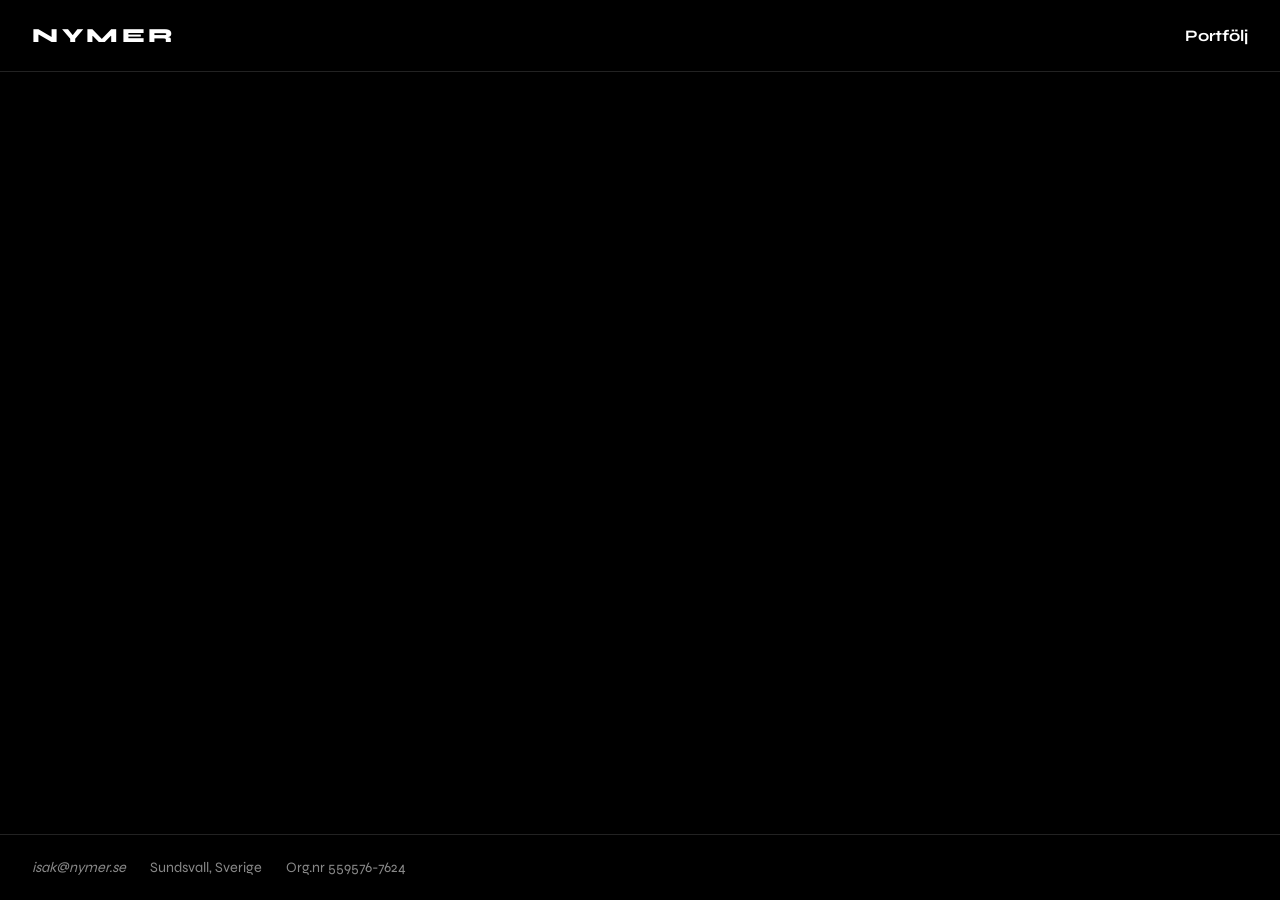
<file: index.html>
<!DOCTYPE html>
<html lang="sv">
<head>
<meta charset="utf-8">
<meta name="viewport" content="width=device-width, initial-scale=1">
<link rel="icon" href="/favicon.ico" sizes="any">
<title>Nymer AB | Digitala system inom logistik</title>
<meta name="description" content="Nymer AB bygger digitala system inom logistik. Kontakta oss för skräddarsydda logistiklösningar.">
<link rel="canonical" href="https://nymer.se/">
<meta property="og:type" content="website">
<meta property="og:site_name" content="Nymer AB">
<meta property="og:title" content="Nymer AB | Digitala system som slipar bort logistikens friktion">
<meta property="og:description" content="Skräddarsydda digitala system inom logistik och e-handel: bokningsportaler, TMS-integrationer, lager- och fraktlösningar. Byggt i Sundsvall.">
<meta property="og:url" content="https://nymer.se/">
<meta property="og:locale" content="sv_SE">
<meta property="og:image" content="https://nymer.se/assets/img/og.png">
<meta property="og:image:width" content="1200">
<meta property="og:image:height" content="630">
<meta name="twitter:card" content="summary_large_image">
<meta name="twitter:title" content="Nymer AB | Digitala system som slipar bort logistikens friktion">
<meta name="twitter:description" content="Skräddarsydda digitala system inom logistik och e-handel: bokningsportaler, TMS-integrationer, lager- och fraktlösningar. Byggt i Sundsvall.">
<meta name="twitter:image" content="https://nymer.se/assets/img/og.png">
<link rel="preconnect" href="https://fonts.googleapis.com">
<link rel="preconnect" href="https://fonts.gstatic.com" crossorigin>
<link rel="stylesheet" href="https://fonts.googleapis.com/css2?family=Syne:wght@400;700;800&display=swap">
<link rel="stylesheet" href="assets/css/style.css">
<script type="application/ld+json">
{
  "@context": "https://schema.org",
  "@type": "Organization",
  "name": "NYMER AB",
  "url": "https://nymer.se/",
  "email": "isak@nymer.se",
  "description": "Bygger digitala system inom logistik.",
  "address": {
    "@type": "PostalAddress",
    "addressLocality": "Sundsvall",
    "addressCountry": "SE"
  }
}
</script>
</head>
<body>
<header>
  <a href="index.html" class="brand">NYMER</a>
  <a href="pages/portfolio.html">Portfölj</a>
</header>
<main>
  <h1 class="visually-hidden">Nymer AB. Digitala system som slipar bort logistikens friktion.</h1>
  <div id="threads" aria-hidden="true"></div>
</main>
<footer>
  <div class="footer-contact">
    <a href="mailto:isak@nymer.se">isak@nymer.se</a>
    <span>Sundsvall, Sverige</span>
    <span>Org.nr 559576-7624</span>
  </div>
</footer>
<script src="assets/js/threads.js"></script>
</body>
</html>
</file>
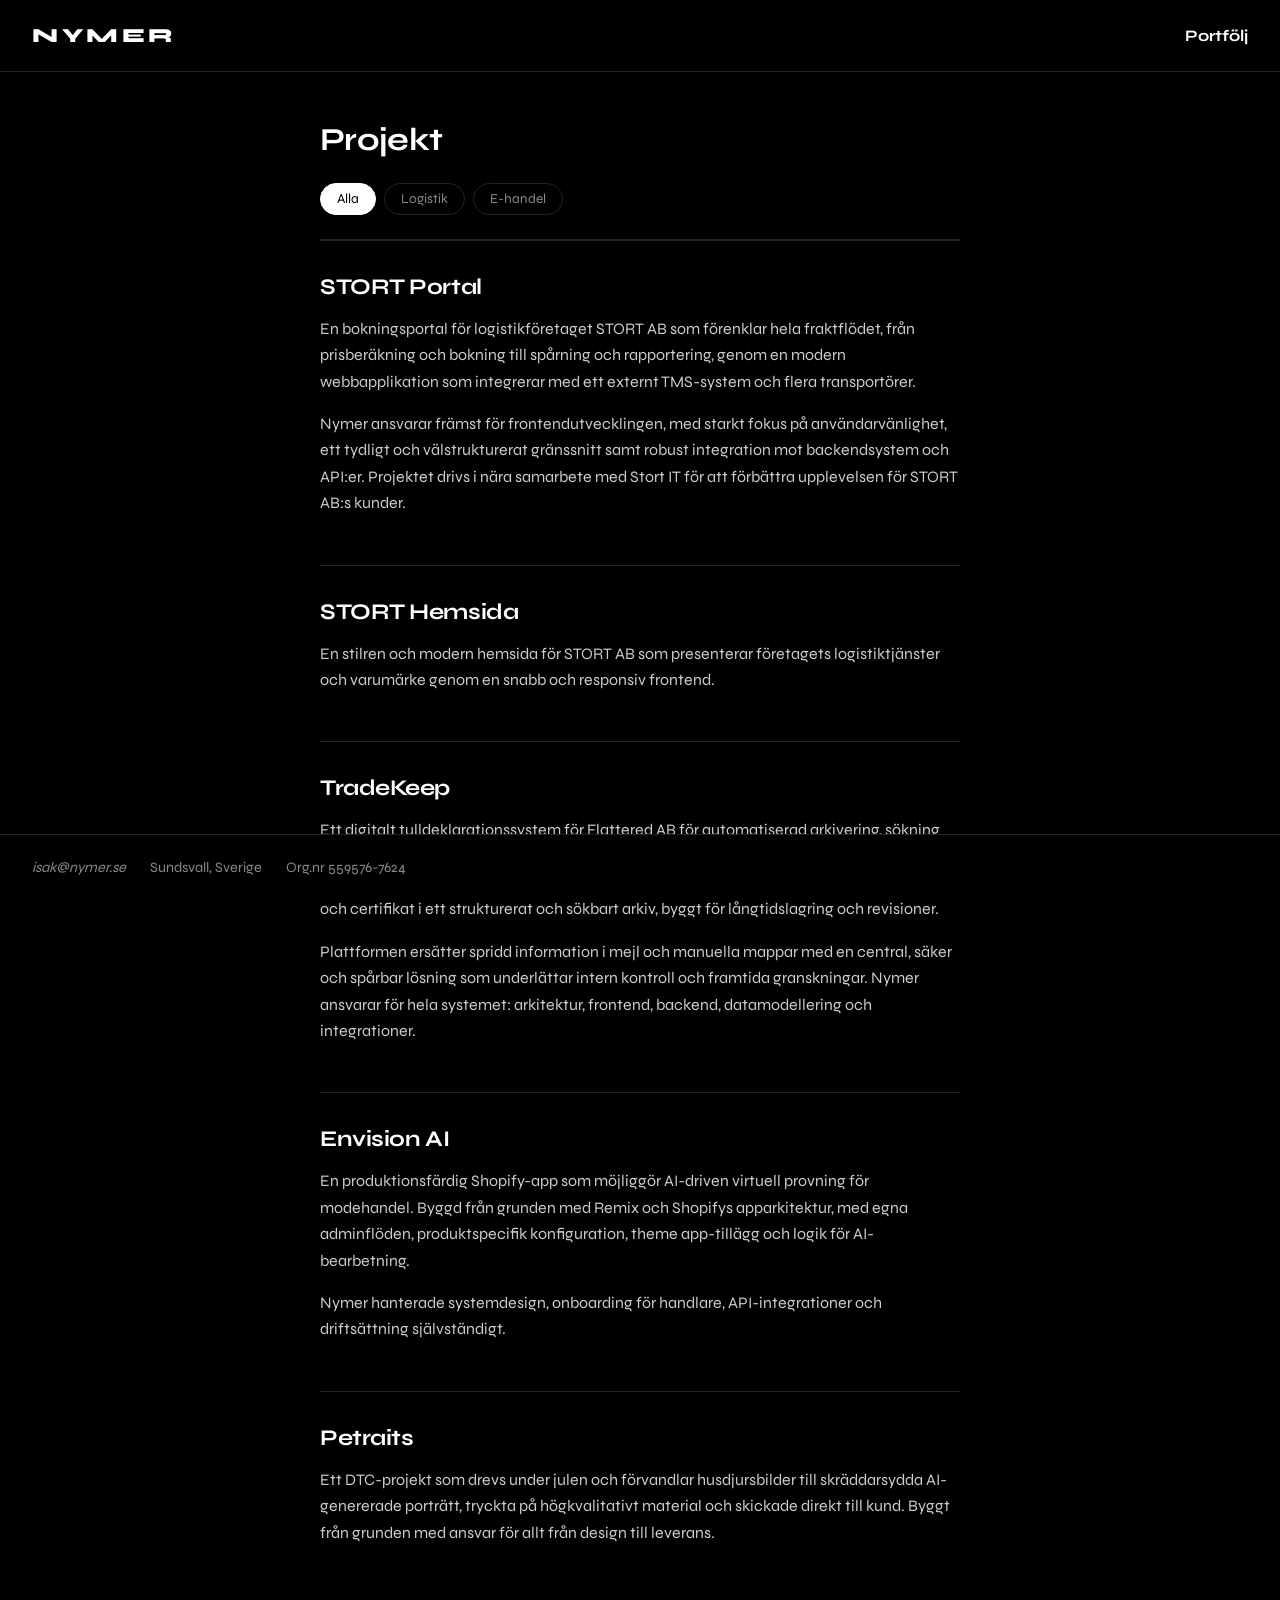
<file: pages/portfolio.html>
<!DOCTYPE html>
<html lang="sv">
<head>
<meta charset="utf-8">
<meta name="viewport" content="width=device-width, initial-scale=1">
<link rel="icon" href="/favicon.ico" sizes="any">
<title>Portfölj | Nymer AB</title>
<meta name="description" content="Digitala system som Nymer AB byggt inom logistik och e-handel: bokningsportaler, TMS-integrationer, tulldeklaration och Shopify-appar.">
<link rel="canonical" href="https://nymer.se/pages/portfolio.html">
<meta property="og:type" content="website">
<meta property="og:site_name" content="Nymer AB">
<meta property="og:title" content="Portfölj | Nymer AB">
<meta property="og:description" content="Digitala system som Nymer AB byggt inom logistik och e-handel: bokningsportaler, TMS-integrationer, tulldeklaration och Shopify-appar.">
<meta property="og:url" content="https://nymer.se/pages/portfolio.html">
<meta property="og:locale" content="sv_SE">
<meta property="og:image" content="https://nymer.se/assets/img/og.png">
<meta property="og:image:width" content="1200">
<meta property="og:image:height" content="630">
<meta name="twitter:card" content="summary_large_image">
<meta name="twitter:title" content="Portfölj | Nymer AB">
<meta name="twitter:description" content="Digitala system som Nymer AB byggt inom logistik och e-handel: bokningsportaler, TMS-integrationer, tulldeklaration och Shopify-appar.">
<meta name="twitter:image" content="https://nymer.se/assets/img/og.png">
<script type="application/ld+json">
{
  "@context": "https://schema.org",
  "@type": "CollectionPage",
  "name": "Portfölj | Nymer AB",
  "url": "https://nymer.se/pages/portfolio.html",
  "about": { "@type": "Organization", "name": "NYMER AB", "url": "https://nymer.se/" },
  "mainEntity": {
    "@type": "ItemList",
    "itemListElement": [
      { "@type": "ListItem", "position": 1, "item": { "@type": "CreativeWork", "name": "STORT Portal", "creator": { "@type": "Organization", "name": "NYMER AB" }, "about": "Bokningsportal för logistik med TMS-integration och fraktbokning" } },
      { "@type": "ListItem", "position": 2, "item": { "@type": "CreativeWork", "name": "STORT Hemsida", "creator": { "@type": "Organization", "name": "NYMER AB" }, "about": "Responsiv marknadsföringssajt för logistikföretaget STORT AB" } },
      { "@type": "ListItem", "position": 3, "item": { "@type": "CreativeWork", "name": "TradeKeep", "creator": { "@type": "Organization", "name": "NYMER AB" }, "about": "Digitalt tulldeklarationssystem för arkivering och regelefterlevnad" } },
      { "@type": "ListItem", "position": 4, "item": { "@type": "CreativeWork", "name": "Envision AI", "creator": { "@type": "Organization", "name": "NYMER AB" }, "about": "Shopify-app för AI-driven virtuell provning inom modehandel" } },
      { "@type": "ListItem", "position": 5, "item": { "@type": "CreativeWork", "name": "Petraits", "creator": { "@type": "Organization", "name": "NYMER AB" }, "about": "E-handel för AI-genererade husdjursporträtt, print och leverans" } }
    ]
  }
}
</script>
<link rel="preconnect" href="https://fonts.googleapis.com">
<link rel="preconnect" href="https://fonts.gstatic.com" crossorigin>
<link rel="stylesheet" href="https://fonts.googleapis.com/css2?family=Syne:wght@400;700;800&display=swap">
<link rel="stylesheet" href="../assets/css/style.css">
</head>
<body>
<header>
  <a href="../index.html" class="brand">NYMER</a>
  <a href="portfolio.html">Portfölj</a>
</header>
<main class="page">
<div class="page-header">
  <h1 class="page-title">Projekt</h1>
  <div class="filters">
    <input type="radio" name="filter" id="f-alla" checked>
    <label for="f-alla">Alla</label>
    <input type="radio" name="filter" id="f-logistik">
    <label for="f-logistik">Logistik</label>
    <input type="radio" name="filter" id="f-ehandel">
    <label for="f-ehandel">E-handel</label>
  </div>
</div>

<article class="project logistik">
  <h2>STORT Portal</h2>
  <p>En bokningsportal för logistikföretaget STORT AB som förenklar hela fraktflödet, från prisberäkning och bokning till spårning och rapportering, genom en modern webbapplikation som integrerar med ett externt TMS-system och flera transportörer.</p>
  <p>Nymer ansvarar främst för frontendutvecklingen, med starkt fokus på användarvänlighet, ett tydligt och välstrukturerat gränssnitt samt robust integration mot backendsystem och API:er. Projektet drivs i nära samarbete med Stort IT för att förbättra upplevelsen för STORT AB:s kunder.</p>
</article>

<article class="project logistik">
  <h2>STORT Hemsida</h2>
  <p>En stilren och modern hemsida för STORT AB som presenterar företagets logistiktjänster och varumärke genom en snabb och responsiv frontend.</p>
</article>

<article class="project logistik">
  <h2>TradeKeep</h2>
  <p>Ett digitalt tulldeklarationssystem för Flattered AB för automatiserad arkivering, sökning och regelefterlevnad av tullrelaterad dokumentation vid import och export utanför EU. Systemet samlar tulldeklarationer och tillhörande underlag som fakturor, fraktdokument och certifikat i ett strukturerat och sökbart arkiv, byggt för långtidslagring och revisioner.</p>
  <p>Plattformen ersätter spridd information i mejl och manuella mappar med en central, säker och spårbar lösning som underlättar intern kontroll och framtida granskningar. Nymer ansvarar för hela systemet: arkitektur, frontend, backend, datamodellering och integrationer.</p>
</article>

<article class="project ehandel">
  <h2>Envision AI</h2>
  <p>En produktionsfärdig Shopify-app som möjliggör AI-driven virtuell provning för modehandel. Byggd från grunden med Remix och Shopifys apparkitektur, med egna adminflöden, produktspecifik konfiguration, theme app-tillägg och logik för AI-bearbetning.</p>
  <p>Nymer hanterade systemdesign, onboarding för handlare, API-integrationer och driftsättning självständigt.</p>
</article>

<article class="project ehandel">
  <h2>Petraits</h2>
  <p>Ett DTC-projekt som drevs under julen och förvandlar husdjursbilder till skräddarsydda AI-genererade porträtt, tryckta på högkvalitativt material och skickade direkt till kund. Byggt från grunden med ansvar för allt från design till leverans.</p>
</article>
</main>
<footer>
  <div class="footer-contact">
    <a href="mailto:isak@nymer.se">isak@nymer.se</a>
    <span>Sundsvall, Sverige</span>
    <span>Org.nr 559576-7624</span>
  </div>
</footer>
</body>
</html>
</file>
<file: assets/css/style.css>
body {
  --nav-h: 4.5rem;
  min-height: 100dvh;
  margin: 0;
  display: flex;
  flex-direction: column;
  background: #000;
  color: #fff;
  font-family: "Syne", sans-serif;
}

a {
  color: #4d7cff;
  font-weight: bold;
  text-decoration: none;
}

header,
footer {
  position: sticky;
  z-index: 10;
  display: flex;
  align-items: center;
  justify-content: space-between;
  padding: 0 2rem;
  background: #000;
}

header {
  top: 0;
  height: var(--nav-h);
  box-sizing: border-box;
  border-bottom: 1px solid #222;
}

header a {
  color: #fff;
}

.brand {
  font-size: 1.25rem;
  font-weight: 800;
  letter-spacing: 0.18em;
}

footer {
  bottom: 0;
  padding: 1.5rem 2rem;
  border-top: 1px solid #222;
  font-size: 0.9rem;
}

.footer-contact {
  display: flex;
  align-items: center;
  gap: 1.5rem;
  color: #888;
}

.footer-contact a {
  font-weight: normal;
  font-style: italic;
  color: inherit;
}

main {
  position: relative;
  flex: 1;
}

#threads {
  position: absolute;
  inset: 0;
  z-index: 0;
}

/* OGL sizes the canvas with inline px styles from clientWidth, which iOS Safari
   can measure short during address-bar layout, leaving a gap. Force full fill. */
#threads canvas {
  display: block;
  width: 100% !important;
  height: 100% !important;
}

.visually-hidden {
  position: absolute;
  width: 1px;
  height: 1px;
  overflow: hidden;
  clip: rect(0 0 0 0);
  white-space: nowrap;
}

main.page {
  width: 100%;
  max-width: 44rem;
  margin: 0 auto;
  padding: 0 2rem 3rem;
  box-sizing: border-box;
}

.page-header {
  position: sticky;
  top: var(--nav-h);
  z-index: 5;
  background: #000;
  padding: 3rem 0 1rem;
  border-bottom: 1px solid #222;
}

.page-title {
  margin: 0 0 1rem;
  font-size: 2rem;
  font-weight: 700;
  letter-spacing: -0.02em;
}

.filters {
  display: flex;
  gap: 0.5rem;
  margin: 1.5rem 0 0.5rem;
}

.filters input {
  display: none;
}

.filters label {
  cursor: pointer;
  padding: 0.4rem 1rem;
  border: 1px solid #222;
  border-radius: 999px;
  font-size: 0.85rem;
  color: #888;
}

.filters input:checked + label {
  color: #000;
  background: #fff;
  border-color: #fff;
}

.page:has(#f-logistik:checked) .project:not(.logistik),
.page:has(#f-ehandel:checked) .project:not(.ehandel) {
  display: none;
}

.project {
  padding: 2rem 0;
  border-top: 1px solid #222;
}

.project h2 {
  margin: 0 0 1rem;
  font-size: 1.4rem;
  font-weight: 700;
  letter-spacing: -0.02em;
}

.project p {
  margin: 0 0 1rem;
  line-height: 1.65;
  color: #ccc;
}

@supports (animation-timeline: view()) {
  @media (prefers-reduced-motion: no-preference) {
    @keyframes reveal {
      from { opacity: 0; transform: translateY(1.5rem); }
      to   { opacity: 1; transform: none; }
    }
    .project {
      animation: reveal linear both;
      animation-timeline: view();
      animation-range: entry 5% entry 45%;
    }
  }
}
</file>
